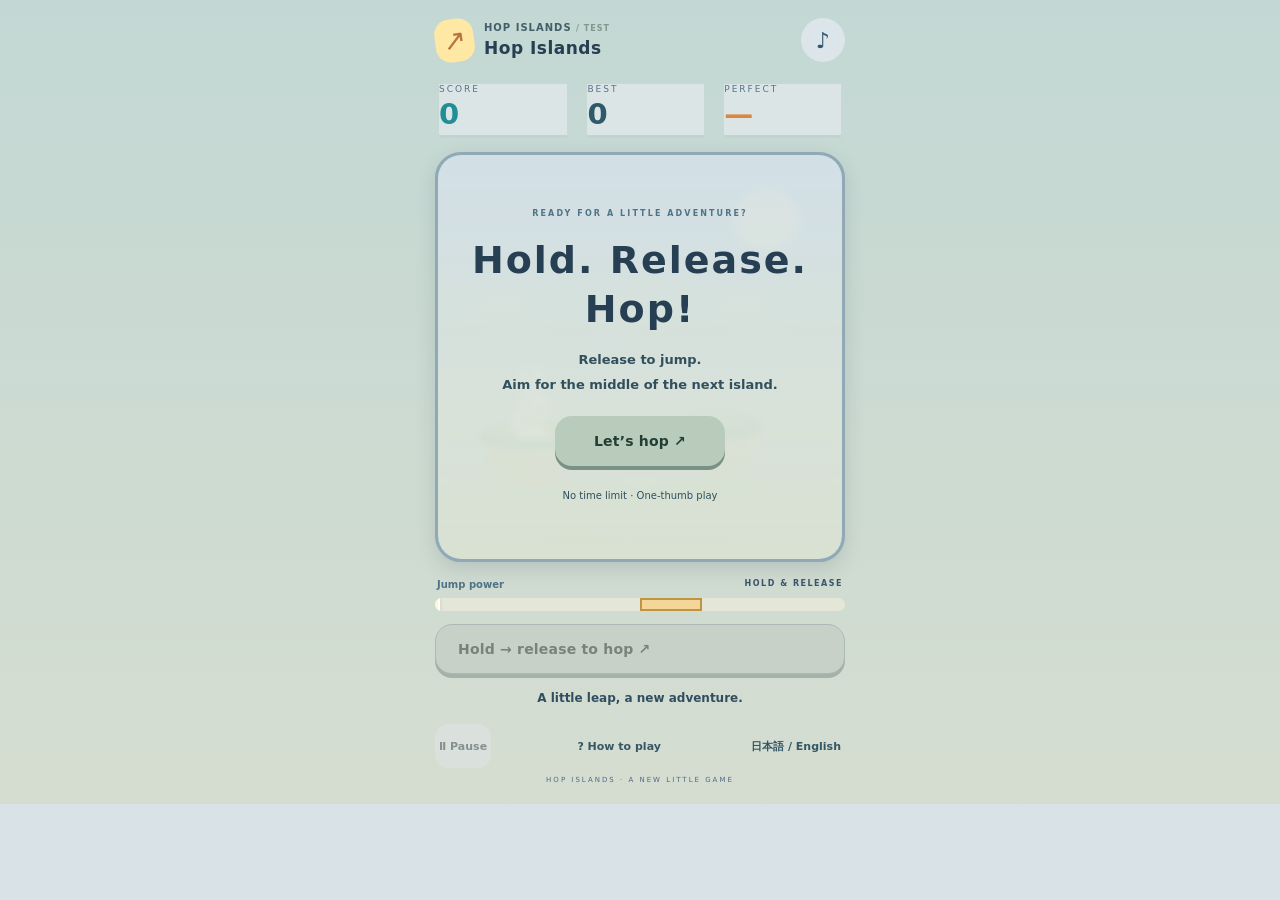
<file: index.html>
<!doctype html>
<html lang="ja"><head><meta charset="utf-8"><meta name="viewport" content="width=device-width,initial-scale=1,viewport-fit=cover"><meta name="theme-color" content="#f5f3e8"><meta name="description" content="長押しして、ぴょん！うさぎと島をわたる、片手で遊べるジャンプゲーム。"><title>ぴょんぴょん島わたり · HOP ISLANDS</title><link rel="stylesheet" href="style.css?v=pop1"><link rel="stylesheet" href="quality.css?v=readability1"></head>
<body data-quality="1"><main>
<header><div class="logo"><span class="logo-mark" aria-hidden="true">↗</span><div><p class="eyebrow">HOP ISLANDS <span> / TEST</span></p><h1>ぴょんぴょん島わたり</h1></div></div><button id="sound" class="icon" aria-label="音を切り替え" aria-pressed="true">♪</button></header>
<section class="scoreboard" aria-label="スコア"><div><span>SCORE</span><strong id="score">0</strong></div><div><span>BEST</span><strong id="best">0</strong></div><div><span>PERFECT</span><strong id="streak">—</strong></div></section>
<section class="playfield" id="field" aria-label="島わたりゲーム"><canvas id="scene" width="780" height="820" aria-label="うさぎが次の島を目指すゲーム画面"></canvas><span class="sea-label" aria-hidden="true">A LITTLE LEAP, A NEW ADVENTURE.</span><div id="toast" aria-hidden="true"></div>
<div id="cover" class="cover"><span class="tiny">READY FOR A LITTLE ADVENTURE?</span><h2 id="coverTitle">読み込み中… / Loading…</h2><p id="coverText">ゲームを準備しています。 / Preparing your game.</p><button id="start" class="primary">あそぶ <span>↗</span></button><p class="micro" id="coverNote">時間制限なし · 片手であそべます</p></div></section>
<section class="controls"><div class="meter-label"><span id="powerLabel">ジャンプのちから</span><span id="powerWord">HOLD & RELEASE</span></div><div class="meter" id="meter" aria-hidden="true"><i id="sweet"></i><i id="fill"></i><b id="needle"></b></div><button id="jump" disabled aria-label="長押しして離すとジャンプ">長押し → はなしてジャンプ <span>↗</span></button><p id="message" role="status" aria-live="polite">小さな一歩から、島めぐり。</p></section>
<footer><button id="pause" disabled>Ⅱ 一時停止</button><button id="help">? あそび方</button><button id="language">日本語 / English</button></footer><p class="footnote">HOP ISLANDS · A NEW LITTLE GAME</p>
<dialog id="dialog" aria-labelledby="dialogTitle"><span class="tiny">HOP ISLANDS</span><h2 id="dialogTitle"></h2><p id="dialogText"></p><button id="dialogOK" class="primary">OK</button></dialog>
</main><script src="https://www.youtube.com/game_api/v1"></script><script src="engine.js?v=pop1"></script><script src="host.js?v=pop1"></script><script src="game.js?v=readability1"></script></body></html>
</file>
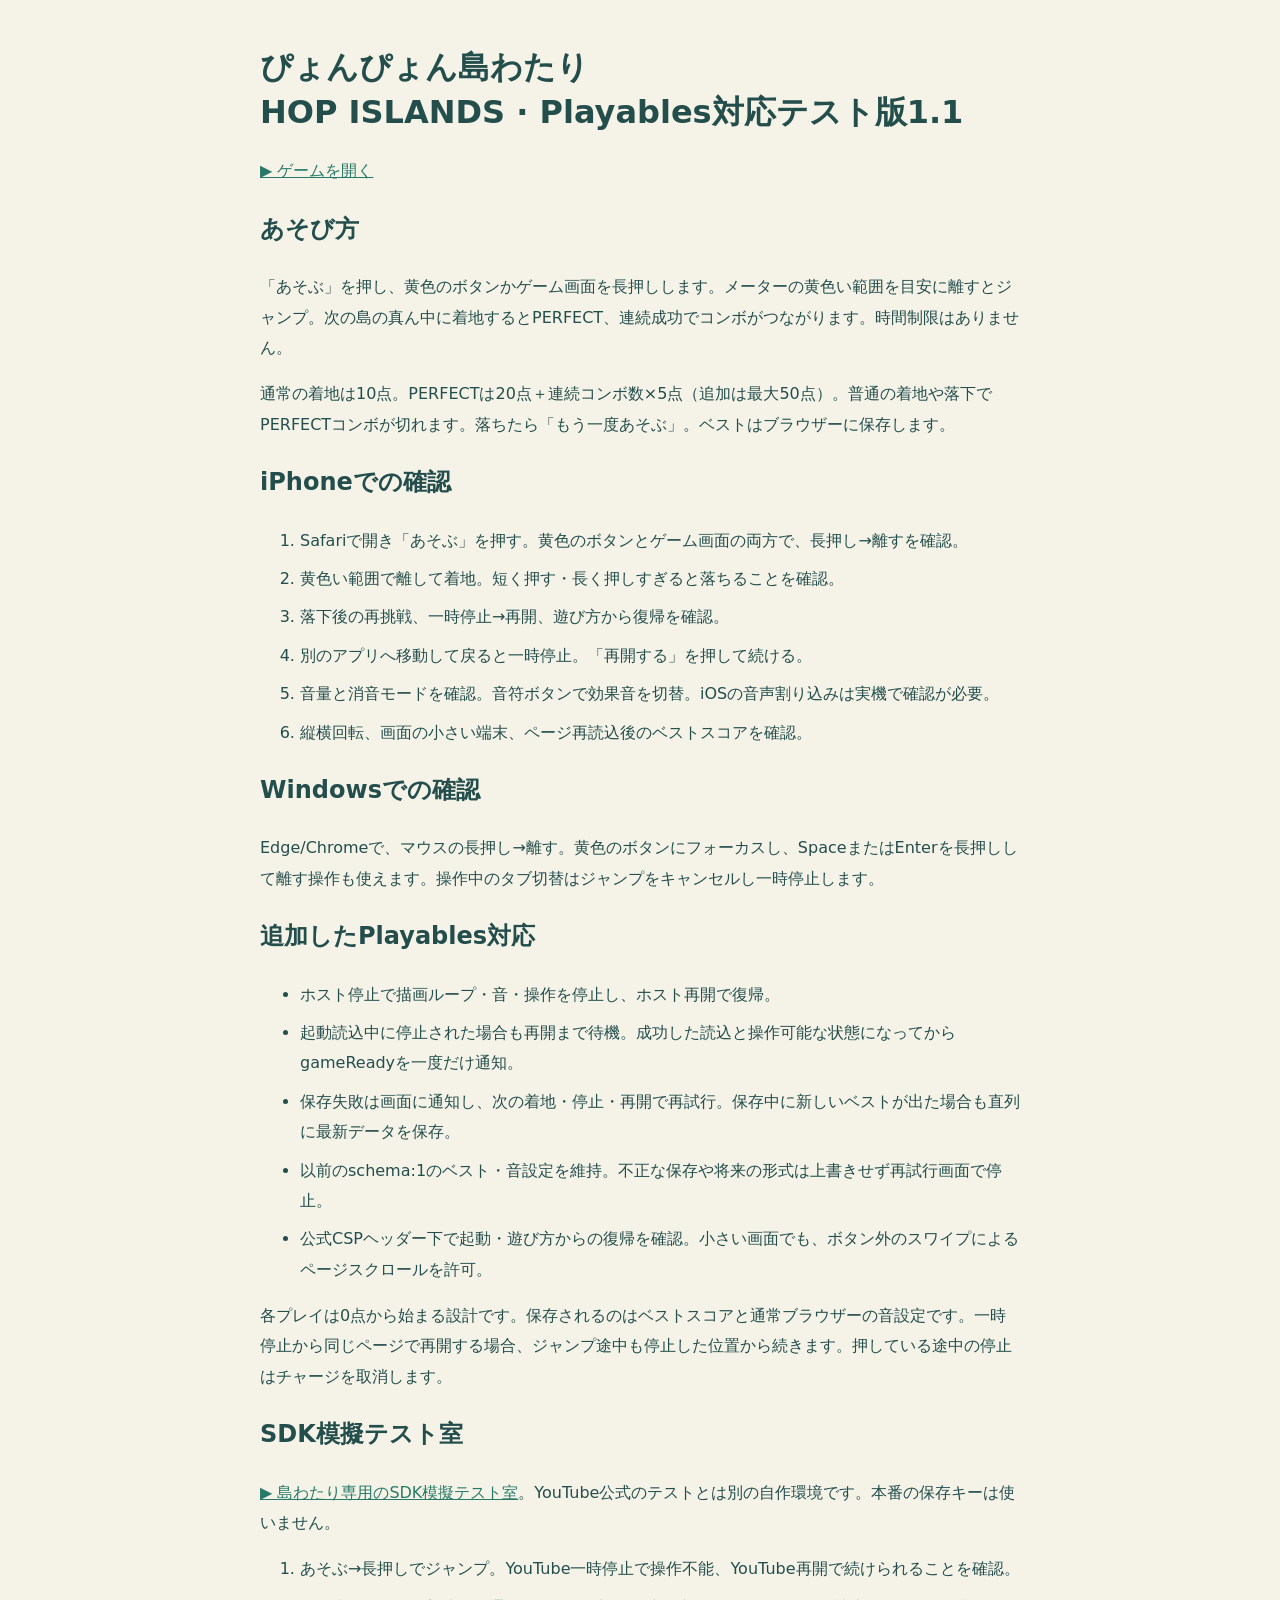
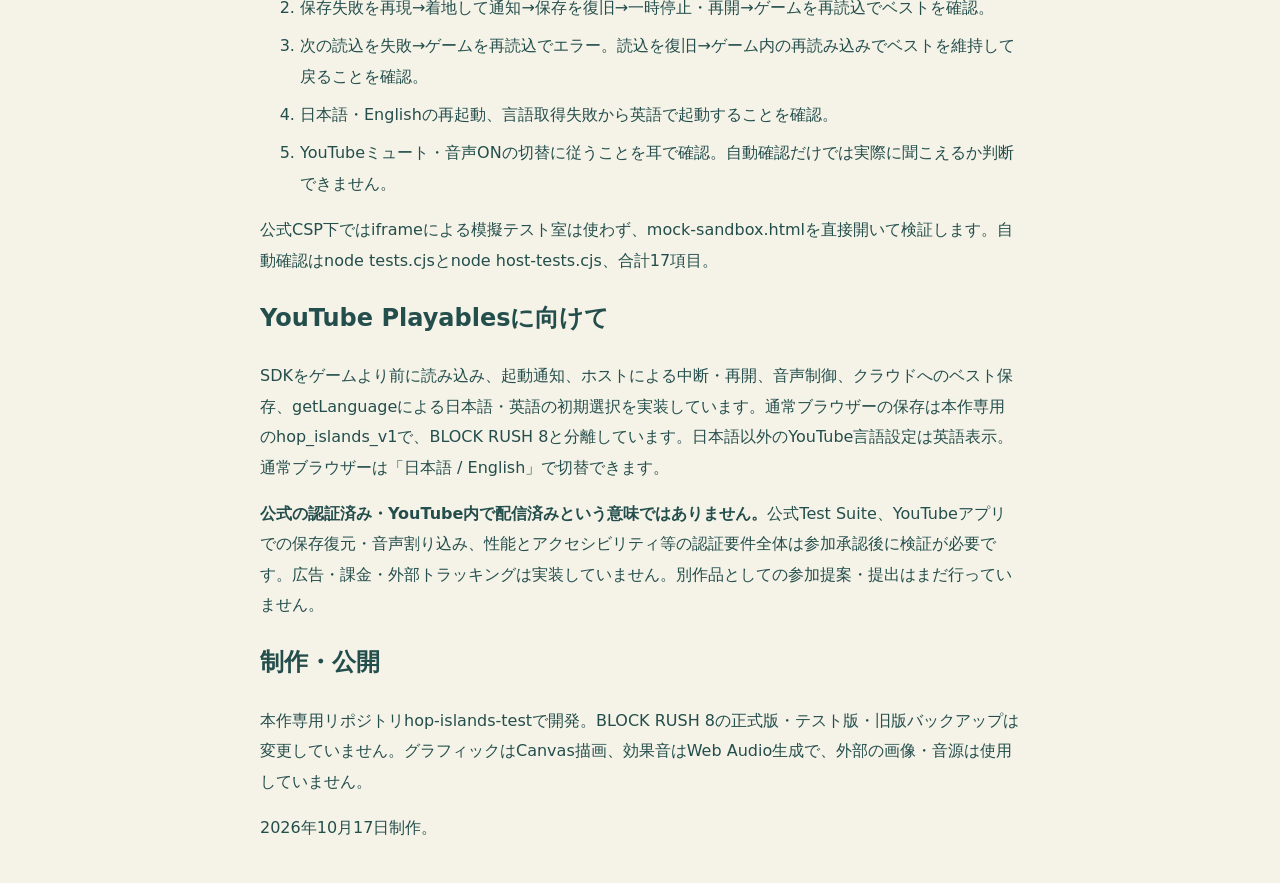
<file: GUIDE.html>
<!doctype html><html lang="ja"><meta charset="utf-8"><meta name="viewport" content="width=device-width,initial-scale=1"><title>ぴょんぴょん島わたり — テストガイド</title><style>body{max-width:760px;padding:24px;margin:auto;background:#f5f3e8;color:#244e4c;font:16px/1.9 system-ui}h1{line-height:1.4}a{color:#287a68}li{margin-bottom:8px}</style><h1>ぴょんぴょん島わたり<br>HOP ISLANDS · Playables対応テスト版1.1</h1><p><a href="index.html">▶ ゲームを開く</a></p><h2>あそび方</h2><p>「あそぶ」を押し、黄色のボタンかゲーム画面を長押しします。メーターの黄色い範囲を目安に離すとジャンプ。次の島の真ん中に着地するとPERFECT、連続成功でコンボがつながります。時間制限はありません。</p><p>通常の着地は10点。PERFECTは20点＋連続コンボ数×5点（追加は最大50点）。普通の着地や落下でPERFECTコンボが切れます。落ちたら「もう一度あそぶ」。ベストはブラウザーに保存します。</p><h2>iPhoneでの確認</h2><ol><li>Safariで開き「あそぶ」を押す。黄色のボタンとゲーム画面の両方で、長押し→離すを確認。</li><li>黄色い範囲で離して着地。短く押す・長く押しすぎると落ちることを確認。</li><li>落下後の再挑戦、一時停止→再開、遊び方から復帰を確認。</li><li>別のアプリへ移動して戻ると一時停止。「再開する」を押して続ける。</li><li>音量と消音モードを確認。音符ボタンで効果音を切替。iOSの音声割り込みは実機で確認が必要。</li><li>縦横回転、画面の小さい端末、ページ再読込後のベストスコアを確認。</li></ol><h2>Windowsでの確認</h2><p>Edge/Chromeで、マウスの長押し→離す。黄色のボタンにフォーカスし、SpaceまたはEnterを長押しして離す操作も使えます。操作中のタブ切替はジャンプをキャンセルし一時停止します。</p><h2>追加したPlayables対応</h2><ul><li>ホスト停止で描画ループ・音・操作を停止し、ホスト再開で復帰。</li><li>起動読込中に停止された場合も再開まで待機。成功した読込と操作可能な状態になってからgameReadyを一度だけ通知。</li><li>保存失敗は画面に通知し、次の着地・停止・再開で再試行。保存中に新しいベストが出た場合も直列に最新データを保存。</li><li>以前のschema:1のベスト・音設定を維持。不正な保存や将来の形式は上書きせず再試行画面で停止。</li><li>公式CSPヘッダー下で起動・遊び方からの復帰を確認。小さい画面でも、ボタン外のスワイプによるページスクロールを許可。</li></ul><p>各プレイは0点から始まる設計です。保存されるのはベストスコアと通常ブラウザーの音設定です。一時停止から同じページで再開する場合、ジャンプ途中も停止した位置から続きます。押している途中の停止はチャージを取消します。</p><h2>SDK模擬テスト室</h2><p><a href="sdk-lab.html">▶ 島わたり専用のSDK模擬テスト室</a>。YouTube公式のテストとは別の自作環境です。本番の保存キーは使いません。</p><ol><li>あそぶ→長押しでジャンプ。YouTube一時停止で操作不能、YouTube再開で続けられることを確認。</li><li>保存失敗を再現→着地して通知→保存を復旧→一時停止・再開→ゲームを再読込でベストを確認。</li><li>次の読込を失敗→ゲームを再読込でエラー。読込を復旧→ゲーム内の再読み込みでベストを維持して戻ることを確認。</li><li>日本語・Englishの再起動、言語取得失敗から英語で起動することを確認。</li><li>YouTubeミュート・音声ONの切替に従うことを耳で確認。自動確認だけでは実際に聞こえるか判断できません。</li></ol><p>公式CSP下ではiframeによる模擬テスト室は使わず、mock-sandbox.htmlを直接開いて検証します。自動確認はnode tests.cjsとnode host-tests.cjs、合計17項目。</p><h2>YouTube Playablesに向けて</h2><p>SDKをゲームより前に読み込み、起動通知、ホストによる中断・再開、音声制御、クラウドへのベスト保存、getLanguageによる日本語・英語の初期選択を実装しています。通常ブラウザーの保存は本作専用のhop_islands_v1で、BLOCK RUSH 8と分離しています。日本語以外のYouTube言語設定は英語表示。通常ブラウザーは「日本語 / English」で切替できます。</p><p><b>公式の認証済み・YouTube内で配信済みという意味ではありません。</b>公式Test Suite、YouTubeアプリでの保存復元・音声割り込み、性能とアクセシビリティ等の認証要件全体は参加承認後に検証が必要です。広告・課金・外部トラッキングは実装していません。別作品としての参加提案・提出はまだ行っていません。</p><h2>制作・公開</h2><p>本作専用リポジトリhop-islands-testで開発。BLOCK RUSH 8の正式版・テスト版・旧版バックアップは変更していません。グラフィックはCanvas描画、効果音はWeb Audio生成で、外部の画像・音源は使用していません。</p><p>2026年10月17日制作。</p></html>
</file>
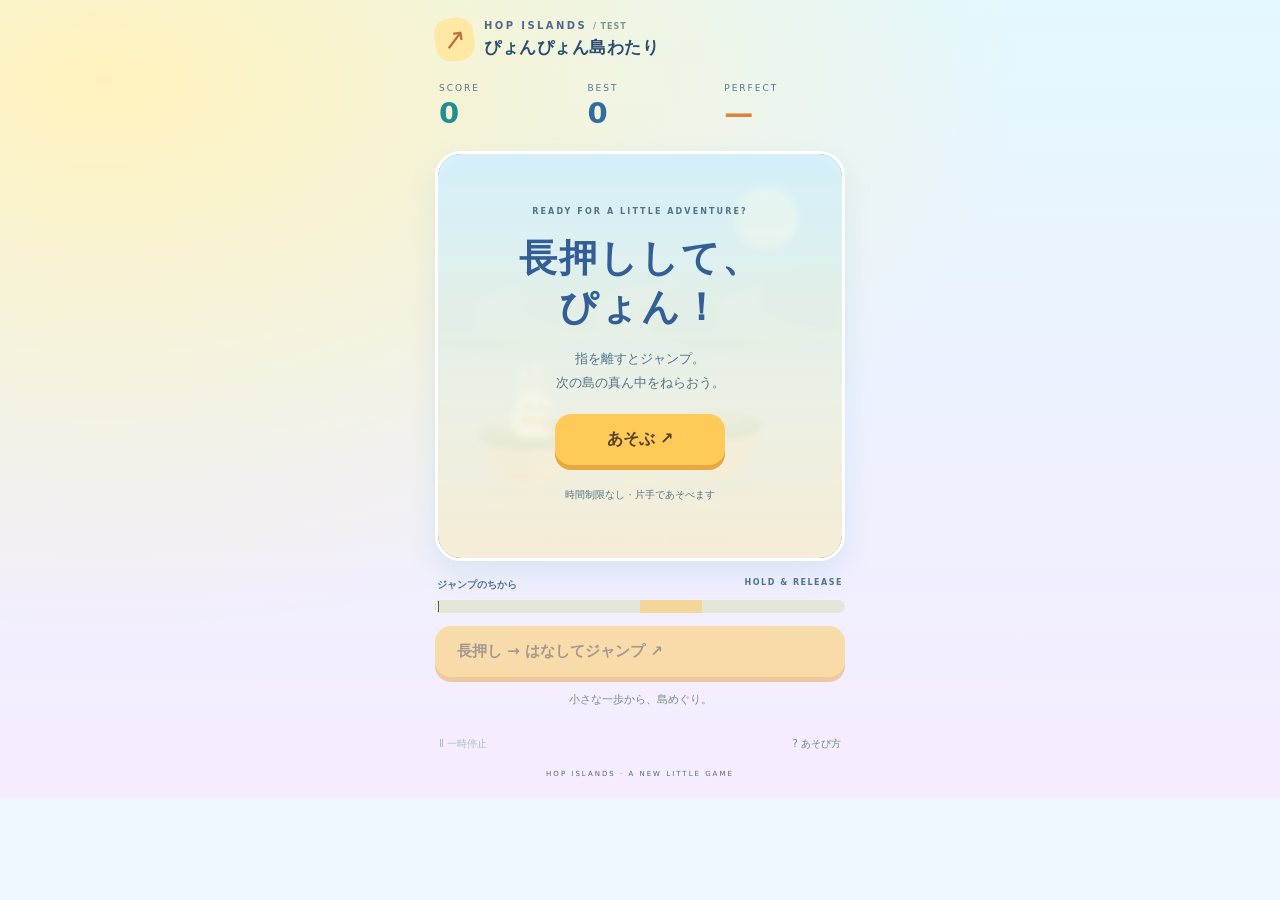
<file: mock-sandbox.html>
<!doctype html>
<html lang="ja"><head><meta charset="utf-8"><meta name="viewport" content="width=device-width,initial-scale=1,viewport-fit=cover"><meta name="theme-color" content="#f5f3e8"><meta name="description" content="長押しして、ぴょん！うさぎと島をわたる、片手で遊べるジャンプゲーム。"><title>ぴょんぴょん島わたり · HOP ISLANDS</title><link rel="stylesheet" href="style.css?v=pop1"></head>
<body><main>
<header><div class="logo"><span class="logo-mark" aria-hidden="true">↗</span><div><p class="eyebrow">HOP ISLANDS <span> / TEST</span></p><h1>ぴょんぴょん島わたり</h1></div></div><button id="sound" class="icon" aria-label="音を切り替え" aria-pressed="true">♪</button></header>
<section class="scoreboard" aria-label="スコア"><div><span>SCORE</span><strong id="score">0</strong></div><div><span>BEST</span><strong id="best">0</strong></div><div><span>PERFECT</span><strong id="streak">—</strong></div></section>
<section class="playfield" id="field" aria-label="島わたりゲーム"><canvas id="scene" width="780" height="820" aria-label="うさぎが次の島を目指すゲーム画面"></canvas><span class="sea-label" aria-hidden="true">A LITTLE LEAP, A NEW ADVENTURE.</span><div id="toast" aria-hidden="true"></div>
<div id="cover" class="cover"><span class="tiny">READY FOR A LITTLE ADVENTURE?</span><h2 id="coverTitle">読み込み中… / Loading…</h2><p id="coverText">ゲームを準備しています。 / Preparing your game.</p><button id="start" class="primary">あそぶ <span>↗</span></button><p class="micro" id="coverNote">時間制限なし · 片手であそべます</p></div></section>
<section class="controls"><div class="meter-label"><span id="powerLabel">ジャンプのちから</span><span id="powerWord">HOLD & RELEASE</span></div><div class="meter" id="meter" aria-hidden="true"><i id="sweet"></i><i id="fill"></i><b id="needle"></b></div><button id="jump" disabled aria-label="長押しして離すとジャンプ">長押し → はなしてジャンプ <span>↗</span></button><p id="message" role="status" aria-live="polite">小さな一歩から、島めぐり。</p></section>
<footer><button id="pause" disabled>Ⅱ 一時停止</button><button id="help">? あそび方</button><button id="language">日本語 / English</button></footer><p class="footnote">HOP ISLANDS · A NEW LITTLE GAME</p>
<dialog id="dialog" aria-labelledby="dialogTitle"><span class="tiny">HOP ISLANDS</span><h2 id="dialogTitle"></h2><p id="dialogText"></p><button id="dialogOK" class="primary">OK</button></dialog>
</main><script src="mock-sdk.js"></script><script src="engine.js?v=pop1"></script><script src="host.js?v=pop1"></script><script src="game.js?v=pop1"></script></body></html>
</file>
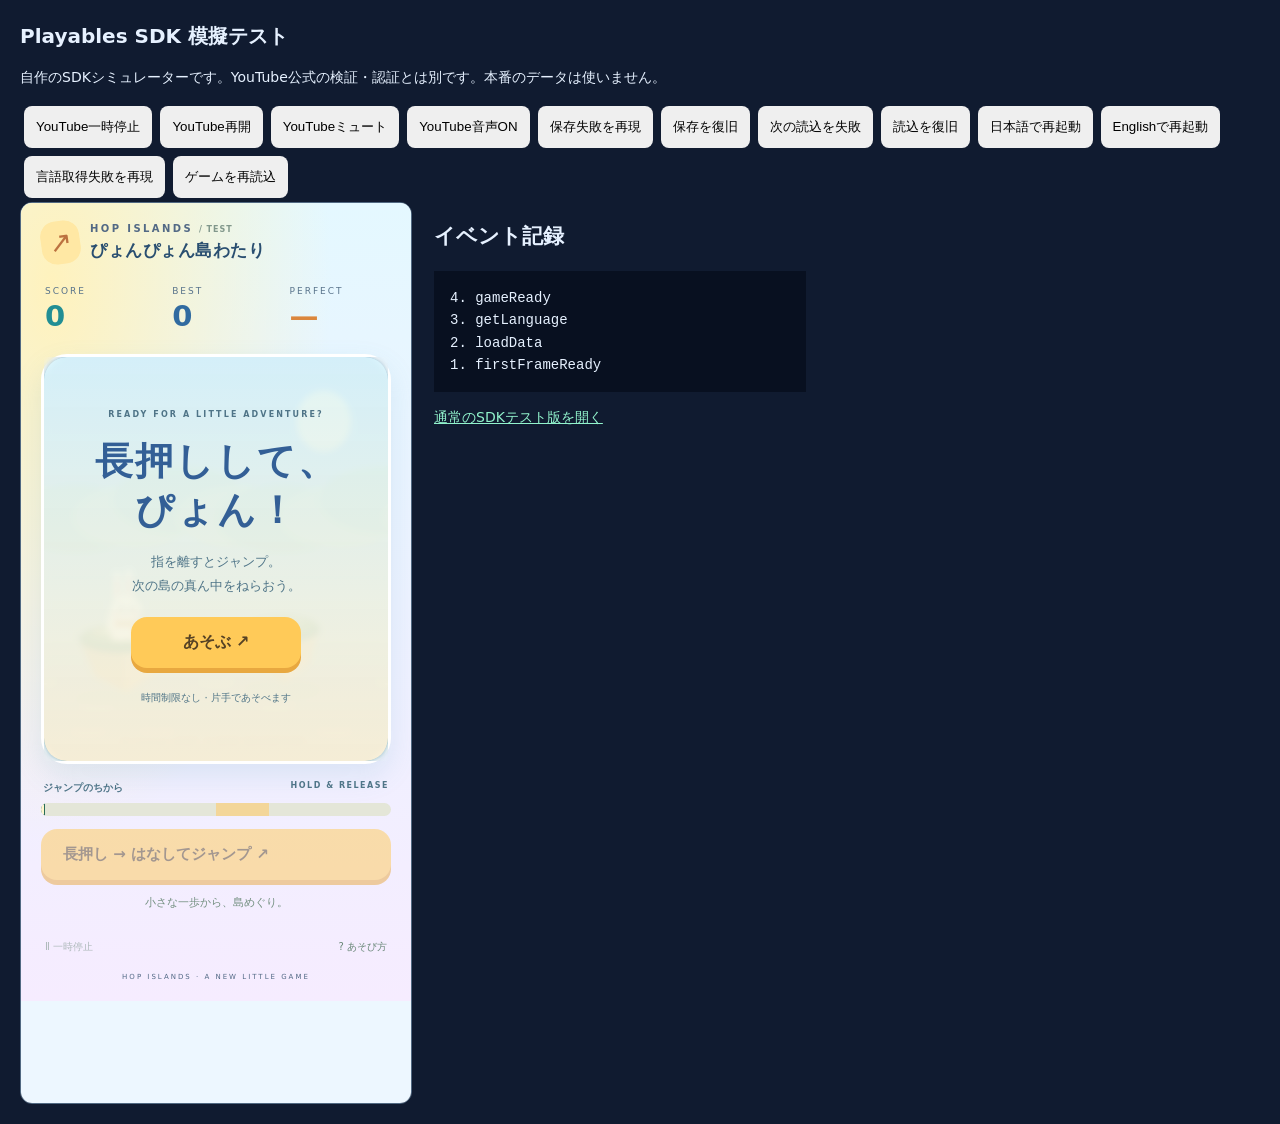
<file: sdk-lab.html>
<!doctype html><html lang="ja"><meta charset="utf-8"><meta name="viewport" content="width=device-width,initial-scale=1"><title>HOP ISLANDS · SDK模擬テスト</title><style>body{font:14px/1.6 system-ui;background:#101b30;color:#e6f1ff;margin:20px}h1{font-size:20px}button{padding:12px;margin:4px;border:0;border-radius:8px;cursor:pointer}section{display:flex;flex-wrap:wrap;gap:22px}iframe{width:390px;height:900px;border:1px solid #516982;border-radius:12px}pre{white-space:pre-wrap;max-height:500px;overflow:auto;background:#081020;padding:16px;width:340px}a{color:#91f3cc}</style><h1>Playables SDK 模擬テスト</h1><p>自作のSDKシミュレーターです。YouTube公式の検証・認証とは別です。本番のデータは使いません。</p><div id="controls"><button data-command="pause">YouTube一時停止</button><button data-command="resume">YouTube再開</button><button data-command="mute">YouTubeミュート</button><button data-command="unmute">YouTube音声ON</button><button data-command="fail-save">保存失敗を再現</button><button data-command="restore-save">保存を復旧</button><button data-command="fail-load">次の読込を失敗</button><button data-command="restore-load">読込を復旧</button><button data-language="ja">日本語で再起動</button><button data-language="en-US">Englishで再起動</button><button data-language="error">言語取得失敗を再現</button><button id="reload">ゲームを再読込</button></div><section><iframe id="gameFrame" title="SDK模擬環境のゲーム" src="mock-sandbox.html"></iframe><div><h2>イベント記録</h2><pre id="log"></pre><p><a href="index.html">通常のSDKテスト版を開く</a></p></div></section><script src="lab.js?v=1.1"></script></html>
</file>
<file: style.css>
:root{color-scheme:light;--ink:#244e4c;--mint:#2d8b77;--paper:#f5f3e8;--orange:#f7a34e}*{box-sizing:border-box}body{margin:0;background:var(--paper);color:var(--ink);font-family:"Segoe UI",system-ui,-apple-system,sans-serif;touch-action:pan-y}button{font:inherit;cursor:pointer;color:inherit;border:0;touch-action:manipulation}button:focus-visible{outline:3px solid #e98238;outline-offset:3px}button:disabled{cursor:default;opacity:.5}main{max-width:450px;margin:auto;padding:max(18px,env(safe-area-inset-top)) 20px max(12px,env(safe-area-inset-bottom))}header{display:flex;align-items:center;justify-content:space-between;margin-bottom:22px}.logo{display:flex;gap:10px;align-items:center}.logo-mark{display:grid;place-items:center;background:#d9e8c7;color:var(--mint);font-size:28px;width:39px;height:43px;border-radius:15px;transform:rotate(-8deg)}.eyebrow{font-size:10px;letter-spacing:2.4px;font-weight:800;margin:0 0 5px}.eyebrow span{color:#81978b;letter-spacing:1px;font-size:8px}h1{font-size:17px;letter-spacing:.5px;margin:0}.icon{background:#e7eadd;width:38px;height:38px;border-radius:50%;font-size:22px}.scoreboard{display:grid;grid-template-columns:1.1fr 1fr 1fr;margin:0 4px 17px;gap:20px}.scoreboard span{display:block;font-size:9px;letter-spacing:2px;color:#789086}.scoreboard strong{font-size:29px;font-weight:850;line-height:1.4;font-variant-numeric:tabular-nums}#score{color:#237b68}#streak{color:#db863c}.playfield{position:relative;overflow:hidden;border-radius:26px;background:#d9efe8;border:1px solid #cadfd5;box-shadow:0 8px 24px #385f4b08;isolation:isolate;height:clamp(260px,calc(100svh - 330px),410px)}canvas{display:block;width:100%;height:100%;touch-action:none}.sea-label{position:absolute;bottom:15px;left:0;right:0;text-align:center;font-size:7px;letter-spacing:2px;color:#6c9c95;pointer-events:none}.cover{position:absolute;inset:0;display:flex;flex-direction:column;align-items:center;justify-content:center;background:linear-gradient(#f2f5eac9,#e8f2e7e8);text-align:center;padding:25px;backdrop-filter:blur(3px)}[hidden]{display:none!important}.tiny{font-size:8px;font-weight:800;letter-spacing:2.1px;color:#6c9183}.cover h2{font-size:38px;line-height:1.3;letter-spacing:2px;margin:18px 0 8px}.cover p{font-size:13px;line-height:1.9;color:#63877b;margin:6px 0 18px}.primary{background:var(--mint);color:#fff8e6;border-radius:16px;padding:15px 29px;min-height:48px;font-weight:750;min-width:170px;box-shadow:0 5px 0 #1e6d5b}.primary span{padding-left:25px}.cover .micro{font-size:10px;margin:20px 0 0;color:#879b85}.controls{margin-top:17px}.meter-label{display:flex;justify-content:space-between;font-size:10px;font-weight:650;color:#6b887b;margin:0 2px 8px}#powerWord{font-size:8px;letter-spacing:1.5px}.meter{position:relative;height:13px;background:#e4e6d8;border-radius:10px;overflow:hidden}.meter #sweet{position:absolute;top:0;height:100%;background:#f8d28a;left:50%;width:15%;opacity:.8}#fill{position:absolute;left:0;top:0;height:100%;width:0;background:#5caa8a;border-radius:10px}#needle{position:absolute;left:0;top:0;width:3px;height:100%;background:#fff6cf;box-shadow:0 0 0 1px #276b57}#jump{display:flex;align-items:center;justify-content:space-between;width:100%;margin-top:13px;border-radius:16px;background:var(--mint);color:#fff8e6;padding:16px 22px;font-size:15px;font-weight:750;box-shadow:0 5px 0 #1e6d5b;touch-action:none;user-select:none;-webkit-user-select:none;-webkit-touch-callout:none}#jump.charging{background:#26745e;transform:translateY(3px);box-shadow:0 2px 0 #1e6d5b}#jump span{font-size:24px;line-height:18px}#message{font-size:11px;text-align:center;min-height:17px;color:#749081;margin:15px 0 0}footer{display:flex;justify-content:space-between;margin-top:17px;gap:5px}footer button{background:transparent;font-size:10px;padding:8px 4px;color:#698778;min-height:36px}.footnote{text-align:center;letter-spacing:2px;color:#a2afa0;font-size:7px;margin:8px 0}#toast{position:absolute;top:25%;left:0;right:0;text-align:center;color:#fff9c5;text-shadow:0 2px 0 #317464,0 0 20px #26675766;font-size:31px;font-weight:900;letter-spacing:1px;pointer-events:none}#toast small{display:block;font-size:14px;margin-top:5px}dialog{max-width:350px;width:calc(100% - 36px);border:1px solid #bdd3bd;border-radius:24px;background:var(--paper);color:var(--ink);padding:28px}dialog::backdrop{background:#183d4466;backdrop-filter:blur(5px)}dialog h2{font-size:25px}dialog p{font-size:13px;line-height:1.9;margin-bottom:24px;white-space:pre-line}@media(max-width:350px){main{padding-inline:14px}h1{font-size:15px}.cover h2{font-size:32px}.eyebrow{font-size:9px}}@media(max-height:700px){main{padding-top:max(10px,env(safe-area-inset-top))}header{margin-bottom:14px}.scoreboard{margin-bottom:10px}.controls{margin-top:12px}footer{margin-top:10px}.cover h2{font-size:31px;margin-top:12px}.cover p{font-size:12px;margin-bottom:12px}.cover .micro{margin-top:14px}}@media(prefers-reduced-motion:reduce){*{scroll-behavior:auto!important}}
html,body{touch-action:pan-y pinch-zoom!important}

/* Pop edition: clear, bright surfaces with strong text contrast. */
:root{color-scheme:light;--ink:#294e70;--dim:#586c89;--muted:#526985;--gold:#efac31;--mint:#238b9b}html{background:#edf7ff;color:#294e70}body{color:#294e70;background:radial-gradient(ellipse at 8% 10%,#fff2bd,transparent 55%),linear-gradient(#e4f8ff,#f6ecff)}h1{font-weight:850}button{border-radius:14px}dialog{background:#f8fbff;color:#294e70;border:3px solid #fff;box-shadow:0 18px 60px #46729b33}dialog p,#dialogBody{color:#4c6483}dialog::backdrop{background:#365b7d66}.eyebrow,.subtitle,.sub,.tip,.hint,.footnote,.muted,footer,.language-row{color:#526985}#startup{background:#edf7ff;color:#294e70}#startup p{color:#526985}.language-row select{background:#fff;color:#294e70}button:focus-visible{outline-color:#dc578f}
:root{--paper:#e9f9ff;--mint:#218f91;--orange:#ffb73f}.logo-mark{background:#ffe8a4;color:#bc7240}.icon{background:#fff;color:#35738a}.playfield{border:3px solid #fff;background:#b7edfa;box-shadow:0 12px 28px #56a1b825}.cover{background:linear-gradient(#ddf7ffdf,#fff2d8eb)}.cover h2{color:#335f96}.cover p,.cover .micro,.tiny,.meter-label,.sea-label{color:#4f7487}.primary,#jump{background:#ffca58;color:#564224;box-shadow:0 5px 0 #e8a840}#jump.charging{background:#ffb4d4}.power-meter{background:#d4e7ed}.scoreboard span{color:#58738b}.scoreboard strong{color:#316ba0}#score{color:#218e94}nav button{background:#fff;color:#365f7e}
</file>
<file: quality.css>
:root{--quality-accent:#23997d;--quality-sky:#d1f5e9;--quality-warm:#fff0bf}
/* Quality pass: contrast, hierarchy, touch affordances. No new timers or SDK hooks. */
body{background:radial-gradient(ellipse at 90% 0,var(--quality-warm),transparent 60%),linear-gradient(var(--quality-sky),#f4f8fd);color:#2d405a}main{filter:none}header h1,h1{color:#253e5a;text-shadow:0 1px #fff9}header{gap:12px}.eyebrow{color:#5c6980;font-weight:850;letter-spacing:1px}button,select{font-weight:750}button{transition:transform .1s,box-shadow .1s,filter .1s}button:not(:disabled):active{transform:translateY(2px) scale(.98);filter:brightness(.97)}button:focus-visible,select:focus-visible,input:focus-visible{outline:3px solid var(--quality-accent);outline-offset:3px}button:disabled{cursor:default;filter:saturate(.5);opacity:.55}button.primary,.primary,#jump,#drop,#hold,#bite,#walk{min-height:50px;font-size:14px;letter-spacing:.2px;border-radius:17px;box-shadow:0 4px 0 color-mix(in srgb,var(--quality-accent) 75%,#294151);text-shadow:0 1px #0002}#message,#hint,.hint,.instruction,.gesture-note{color:#385970;font-size:12px;line-height:1.55;font-weight:700}#message,#hint{font-variant-numeric:tabular-nums}.utility,.language-row,footer{color:#526b7b}footer{font-size:10px}footer button{min-height:40px;font-size:11px}dialog{border-color:#fff;background:#fffdf1;box-shadow:0 20px 70px #25385842}dialog h2{color:#2f465e}dialog p{color:#476174;line-height:1.75}.next-goal{padding:10px 13px;border:1px solid #d0dfda;border-radius:12px;background:#edf7eb;color:#325c52!important;font-size:13px!important;font-weight:800}.stage,#field,.board-wrap{box-shadow:0 10px 24px #3b657422,0 3px 0 #fff8}.stage,.field{border-color:#fff}.hud small,.scoreboard small,.stat small{color:#516a77;font-size:10px}.hud strong,.scoreboard strong{font-variant-numeric:tabular-nums}.controls button,[data-dir]{min-height:48px}#powerWord,#echoText,#gateText{color:#3a566b;font-weight:850}#power .sweet,#sweet{background:#ffdb5e;border:2px solid #b6811c}#sun{min-width:48px;min-height:48px}input[type=range]{min-height:42px;accent-color:var(--quality-accent)}.cell.can-place:not(.filled)::after{content:'';position:absolute;width:5px;height:5px;border-radius:50%;background:#365f9bb0;left:calc(50% - 2.5px);top:calc(50% - 2.5px);pointer-events:none}.cell{position:relative}.cell.preview{outline:2px solid #fff;outline-offset:-3px;filter:brightness(1.12)}.cell.line-hint{box-shadow:inset 0 0 0 3px #fff3aa,0 0 12px #ffce5a}.piece.selected{outline:3px solid #6077c8;outline-offset:2px}.piece.blocked{opacity:.6}#pace{font-size:10px;background:#244456eb;color:#fff8dc}#toast,#callout{font-weight:950}#welcome p,#coverText,#intro p{color:#3e6272;font-weight:650}#welcome h2,#coverTitle{color:#294b60}#needle{box-shadow:0 0 0 2px #fff,0 1px 5px #26394f66}#fitRange{background:#89d7a3;border:1px solid #367657}.hearts{color:#c65575!important}.hud>div,.scoreboard>div{border-color:#fff;box-shadow:0 3px 0 #7797a214}button.round,button.icon,#settings,#sound,#pause{min-height:44px;min-width:44px}#best,.best{color:#426475;font-weight:850}
@media(max-height:650px) and (orientation:portrait){#message,#hint,.hint,.instruction,.gesture-note{font-size:10px}.eyebrow{font-size:8px}.primary,button.primary,#jump,#drop,#hold,#bite,#walk{min-height:48px;font-size:12px}footer{font-size:8px}footer button{min-height:32px}.hud small,.scoreboard small{font-size:9px}.controls{gap:6px;margin-top:8px}.controls button{min-height:44px}.stage-top #pause{min-height:36px;min-width:36px}#pace{font-size:8px}}
@media(prefers-reduced-motion:reduce){*,*::before,*::after{animation:none!important;transition:none!important;scroll-behavior:auto!important}}

:root{--calm-top:#c3d8d4;--calm-bottom:#d5ddd0}

/* Readability pass: quieter backgrounds, opaque text surfaces and clear controls. */
html{background:#d9e2e7}body{background:linear-gradient(var(--calm-top),var(--calm-bottom));color:#294456}
h1,header h1,#welcome h2,#coverTitle{color:#263f53;text-shadow:none}
.eyebrow,.kicker,.subtitle,.sub,.muted,.language,.language-row,footer,.utility{color:#425e6b}
button,select{color:#294858;background-color:#dce5e9;border-color:#9fb2bd}
button.primary,.primary,#jump,#drop,#hold,#bite,#walk{background:#b9ccbb;color:#233e35;text-shadow:none;box-shadow:0 4px 0 #789385}
.controls button,[data-dir]{background:#c0d3d8;color:#234856;border:1px solid #879faa}
.controls button small{color:#395967}
#message,#hint,.hint,.hint p,.instruction,.gesture-note{color:#314e60;text-shadow:none}
.stage,#field,.board-wrap{border-color:#91a8b5;box-shadow:0 7px 20px #283e5026}
#welcome,#intro{background:linear-gradient(#d6e2e8f0,#dce3d2f5)}
#welcome p,#coverText,#intro p,#welcome>small,#intro>small{color:#314f5d}
.hud>div,.scoreboard>div,.garden-pill{background:#dce5e6;border-color:#a4b7bd}
.hud small,.scoreboard small,.stat small,.numbers span,.status span{color:#435e6d}
.hud strong,.scoreboard strong,.status strong,.numbers strong,#best,.best{color:#2e5968}
.stage-top span,#pace{background:#294957ed;color:#f1f4ed}
.tag{background:#d1c09a;color:#4a4029}
dialog{background:#dfe7e8;border-color:#a0b4bd;color:#294756}
dialog h2,dialog p,.setting,.settings-row{color:#294756}
.next-goal{background:#cbdcc9;border-color:#9eb59b;color:#2c513e!important}
footer button,#language{color:#355665}
#callout,#toast{text-shadow:0 2px 4px #173447,0 0 3px #173447}
#scene:not(canvas),.playfield,.board{border-color:#91a8b5;box-shadow:0 7px 20px #283e5026}
#cover,#overlay{background:linear-gradient(#d6e2e8ef,#dce3d2f5);color:#294858}
#cover p,#overlay p{color:#314f5d}
.pad button{background:#b9cdd5;border-color:#879faa;color:#234856}
.legend{color:#235f75}.legend span+span{color:#80551e}
#gateLabel{color:#f1f4ed}#pause,#settings,#sound,#audio{color:#35576b;background:#dce5e9}#coverNote{color:#3e5965}
</file>
